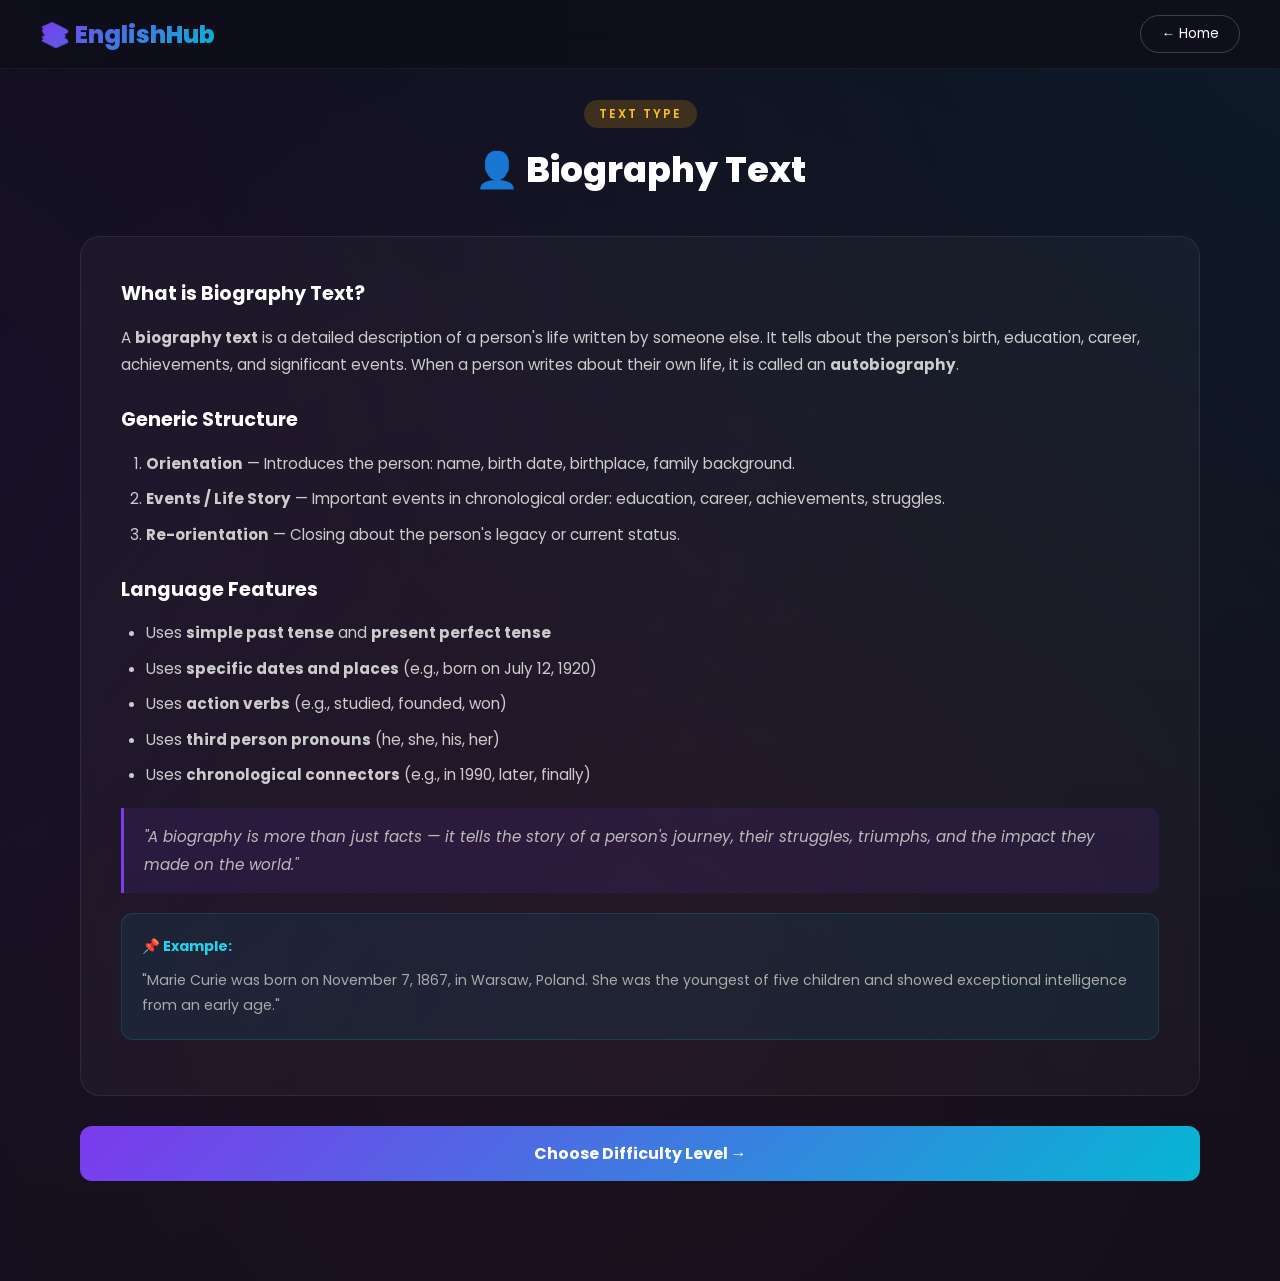
<file: biography-explanation.html>
<!DOCTYPE html>
<html lang="en">
<head>
    <meta charset="UTF-8">
    <meta name="viewport" content="width=device-width, initial-scale=1.0">
    <title>Biography Text - EnglishHub</title>
    <link rel="stylesheet" href="style.css">
</head>
<body>
    <nav class="navbar">
        <div class="logo">📚 EnglishHub</div>
        <a href="index.html" class="nav-back">← Home</a>
    </nav>

    <div class="container">
        <div class="explanation-header">
            <div class="tag tag-yellow">Text Type</div>
            <h2>👤 Biography Text</h2>
        </div>

        <div class="explanation-content">
            <h3>What is Biography Text?</h3>
            <p>A <strong>biography text</strong> is a detailed description of a person's life written by someone else. It tells about the person's birth, education, career, achievements, and significant events. When a person writes about their own life, it is called an <strong>autobiography</strong>.</p>

            <h3>Generic Structure</h3>
            <ol>
                <li><strong>Orientation</strong> — Introduces the person: name, birth date, birthplace, family background.</li>
                <li><strong>Events / Life Story</strong> — Important events in chronological order: education, career, achievements, struggles.</li>
                <li><strong>Re-orientation</strong> — Closing about the person's legacy or current status.</li>
            </ol>

            <h3>Language Features</h3>
            <ul>
                <li>Uses <strong>simple past tense</strong> and <strong>present perfect tense</strong></li>
                <li>Uses <strong>specific dates and places</strong> (e.g., born on July 12, 1920)</li>
                <li>Uses <strong>action verbs</strong> (e.g., studied, founded, won)</li>
                <li>Uses <strong>third person pronouns</strong> (he, she, his, her)</li>
                <li>Uses <strong>chronological connectors</strong> (e.g., in 1990, later, finally)</li>
            </ul>

            <div class="highlight-box">
                "A biography is more than just facts — it tells the story of a person's journey, their struggles, triumphs, and the impact they made on the world."
            </div>

            <div class="example-box">
                <h4>📌 Example:</h4>
                <p>"Marie Curie was born on November 7, 1867, in Warsaw, Poland. She was the youngest of five children and showed exceptional intelligence from an early age."</p>
            </div>
        </div>

        <a href="biography-levels.html" class="read-more-btn">Choose Difficulty Level →</a>
    </div>
</body>
</html>
</file>
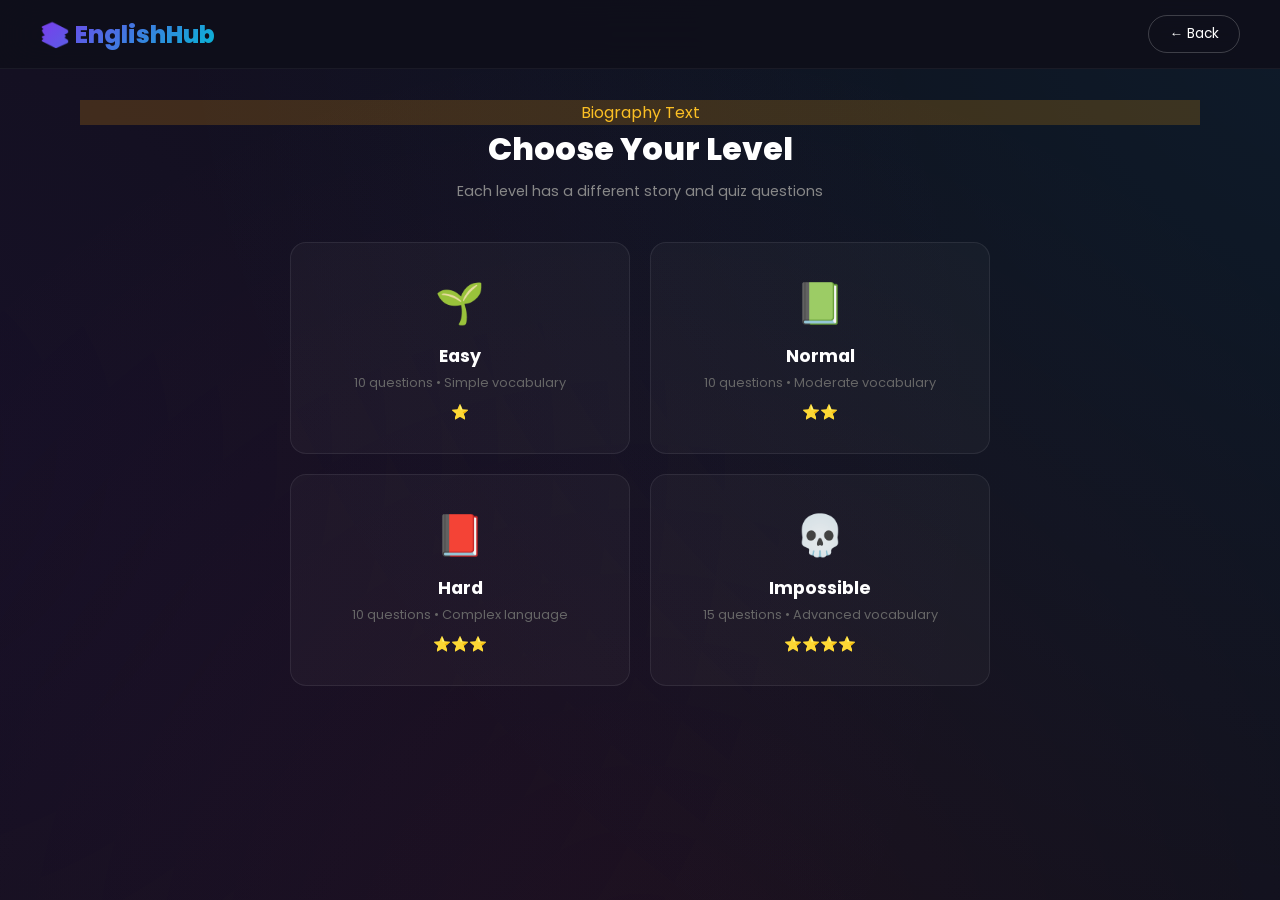
<file: biography-levels.html>
<!DOCTYPE html>
<html lang="en">
<head>
    <meta charset="UTF-8">
    <meta name="viewport" content="width=device-width, initial-scale=1.0">
    <title>Biography Levels - EnglishHub</title>
    <link rel="stylesheet" href="style.css">
</head>
<body>
    <nav class="navbar">
        <div class="logo">📚 EnglishHub</div>
        <a href="biography-explanation.html" class="nav-back">← Back</a>
    </nav>

    <div class="container">
        <div class="level-title">
            <div class="tag tag-yellow">Biography Text</div>
            <h2>Choose Your Level</h2>
            <p style="color:#888;margin-top:8px;font-size:0.9rem;">Each level has a different story and quiz questions</p>
        </div>
        <div class="level-grid">
            <a href="story.html?type=biography&level=easy" class="level-card easy">
                <div class="level-emoji">🌱</div>
                <h4>Easy</h4>
                <p>10 questions • Simple vocabulary</p>
                <div class="level-stars">⭐</div>
            </a>
            <a href="story.html?type=biography&level=normal" class="level-card normal">
                <div class="level-emoji">📗</div>
                <h4>Normal</h4>
                <p>10 questions • Moderate vocabulary</p>
                <div class="level-stars">⭐⭐</div>
            </a>
            <a href="story.html?type=biography&level=hard" class="level-card hard">
                <div class="level-emoji">📕</div>
                <h4>Hard</h4>
                <p>10 questions • Complex language</p>
                <div class="level-stars">⭐⭐⭐</div>
            </a>
            <a href="story.html?type=biography&level=impossible" class="level-card impossible">
                <div class="level-emoji">💀</div>
                <h4>Impossible</h4>
                <p>15 questions • Advanced vocabulary</p>
                <div class="level-stars">⭐⭐⭐⭐</div>
            </a>
        </div>
    </div>
</body>
</html>
</file>
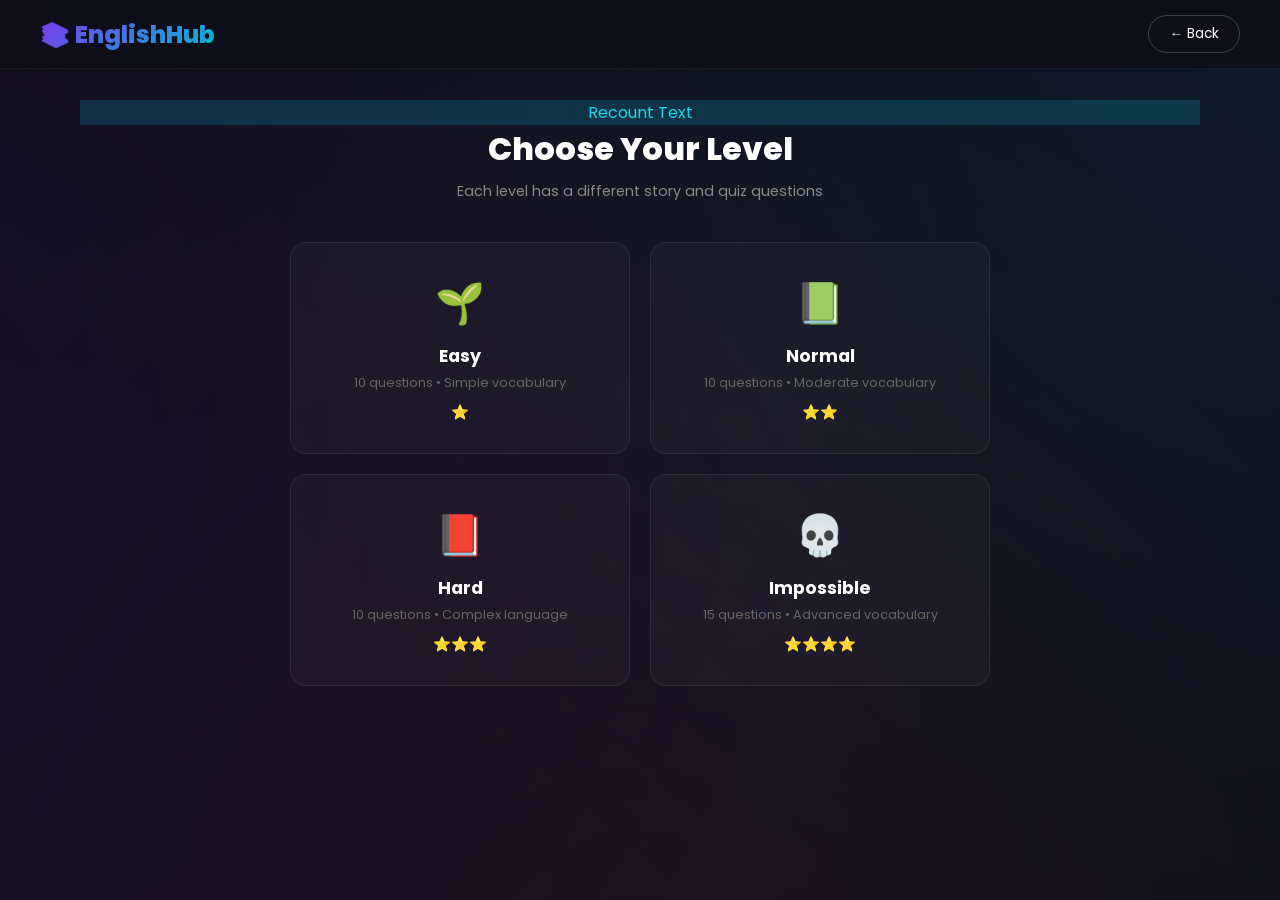
<file: ecount-levels.html>
<!DOCTYPE html>
<html lang="en">
<head>
    <meta charset="UTF-8">
    <meta name="viewport" content="width=device-width, initial-scale=1.0">
    <title>Recount Levels - EnglishHub</title>
    <link rel="stylesheet" href="style.css">
</head>
<body>
    <nav class="navbar">
        <div class="logo">📚 EnglishHub</div>
        <a href="recount-explanation.html" class="nav-back">← Back</a>
    </nav>

    <div class="container">
        <div class="level-title">
            <div class="tag tag-cyan">Recount Text</div>
            <h2>Choose Your Level</h2>
            <p style="color:#888;margin-top:8px;font-size:0.9rem;">Each level has a different story and quiz questions</p>
        </div>
        <div class="level-grid">
            <a href="story.html?type=recount&level=easy" class="level-card easy">
                <div class="level-emoji">🌱</div>
                <h4>Easy</h4>
                <p>10 questions • Simple vocabulary</p>
                <div class="level-stars">⭐</div>
            </a>
            <a href="story.html?type=recount&level=normal" class="level-card normal">
                <div class="level-emoji">📗</div>
                <h4>Normal</h4>
                <p>10 questions • Moderate vocabulary</p>
                <div class="level-stars">⭐⭐</div>
            </a>
            <a href="story.html?type=recount&level=hard" class="level-card hard">
                <div class="level-emoji">📕</div>
                <h4>Hard</h4>
                <p>10 questions • Complex language</p>
                <div class="level-stars">⭐⭐⭐</div>
            </a>
            <a href="story.html?type=recount&level=impossible" class="level-card impossible">
                <div class="level-emoji">💀</div>
                <h4>Impossible</h4>
                <p>15 questions • Advanced vocabulary</p>
                <div class="level-stars">⭐⭐⭐⭐</div>
            </a>
        </div>
    </div>
</body>
</html>
</file>
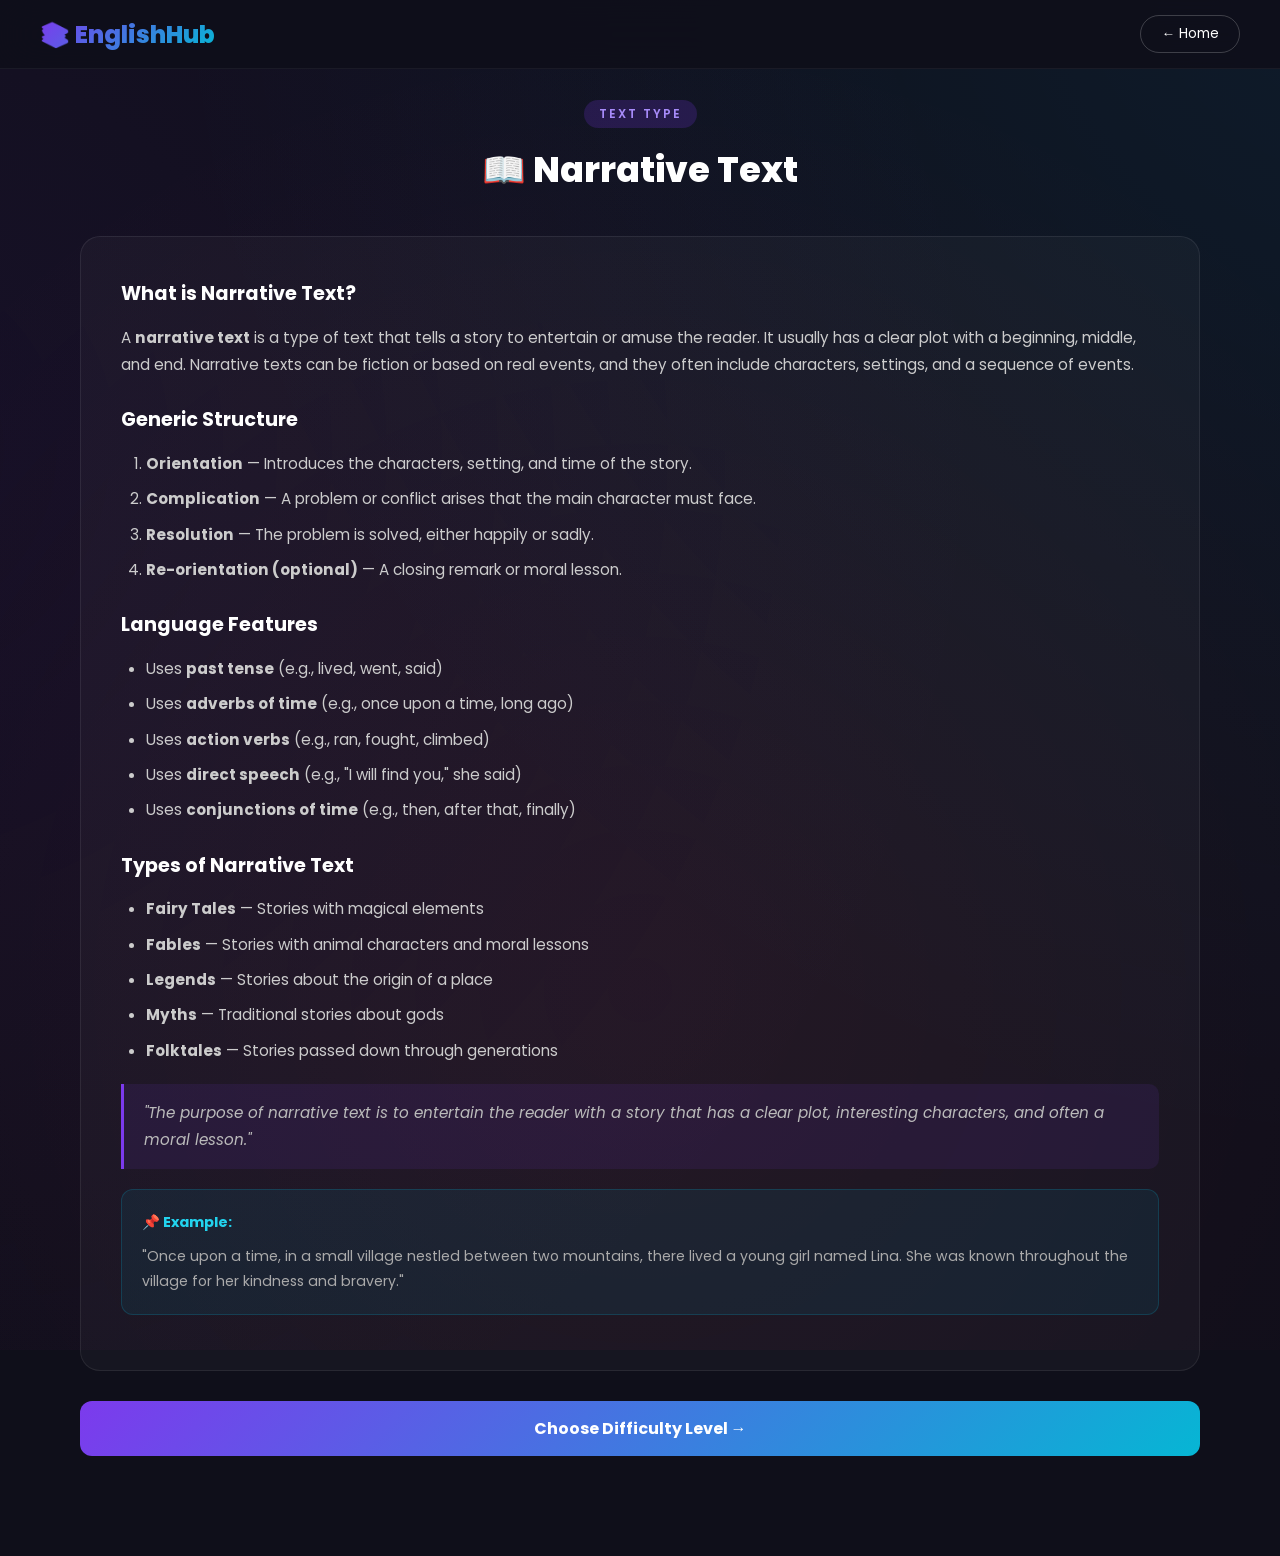
<file: narrative-explanation.html>
<!DOCTYPE html>
<html lang="en">
<head>
    <meta charset="UTF-8">
    <meta name="viewport" content="width=device-width, initial-scale=1.0">
    <title>Narrative Text - EnglishHub</title>
    <link rel="stylesheet" href="style.css">
</head>
<body>
    <nav class="navbar">
        <div class="logo">📚 EnglishHub</div>
        <a href="index.html" class="nav-back">← Home</a>
    </nav>

    <div class="container">
        <div class="explanation-header">
            <div class="tag tag-purple">Text Type</div>
            <h2>📖 Narrative Text</h2>
        </div>

        <div class="explanation-content">
            <h3>What is Narrative Text?</h3>
            <p>A <strong>narrative text</strong> is a type of text that tells a story to entertain or amuse the reader. It usually has a clear plot with a beginning, middle, and end. Narrative texts can be fiction or based on real events, and they often include characters, settings, and a sequence of events.</p>

            <h3>Generic Structure</h3>
            <ol>
                <li><strong>Orientation</strong> — Introduces the characters, setting, and time of the story.</li>
                <li><strong>Complication</strong> — A problem or conflict arises that the main character must face.</li>
                <li><strong>Resolution</strong> — The problem is solved, either happily or sadly.</li>
                <li><strong>Re-orientation (optional)</strong> — A closing remark or moral lesson.</li>
            </ol>

            <h3>Language Features</h3>
            <ul>
                <li>Uses <strong>past tense</strong> (e.g., lived, went, said)</li>
                <li>Uses <strong>adverbs of time</strong> (e.g., once upon a time, long ago)</li>
                <li>Uses <strong>action verbs</strong> (e.g., ran, fought, climbed)</li>
                <li>Uses <strong>direct speech</strong> (e.g., "I will find you," she said)</li>
                <li>Uses <strong>conjunctions of time</strong> (e.g., then, after that, finally)</li>
            </ul>

            <h3>Types of Narrative Text</h3>
            <ul>
                <li><strong>Fairy Tales</strong> — Stories with magical elements</li>
                <li><strong>Fables</strong> — Stories with animal characters and moral lessons</li>
                <li><strong>Legends</strong> — Stories about the origin of a place</li>
                <li><strong>Myths</strong> — Traditional stories about gods</li>
                <li><strong>Folktales</strong> — Stories passed down through generations</li>
            </ul>

            <div class="highlight-box">
                "The purpose of narrative text is to entertain the reader with a story that has a clear plot, interesting characters, and often a moral lesson."
            </div>

            <div class="example-box">
                <h4>📌 Example:</h4>
                <p>"Once upon a time, in a small village nestled between two mountains, there lived a young girl named Lina. She was known throughout the village for her kindness and bravery."</p>
            </div>
        </div>

        <a href="narrative-levels.html" class="read-more-btn">Choose Difficulty Level →</a>
    </div>
</body>
</html>
</file>
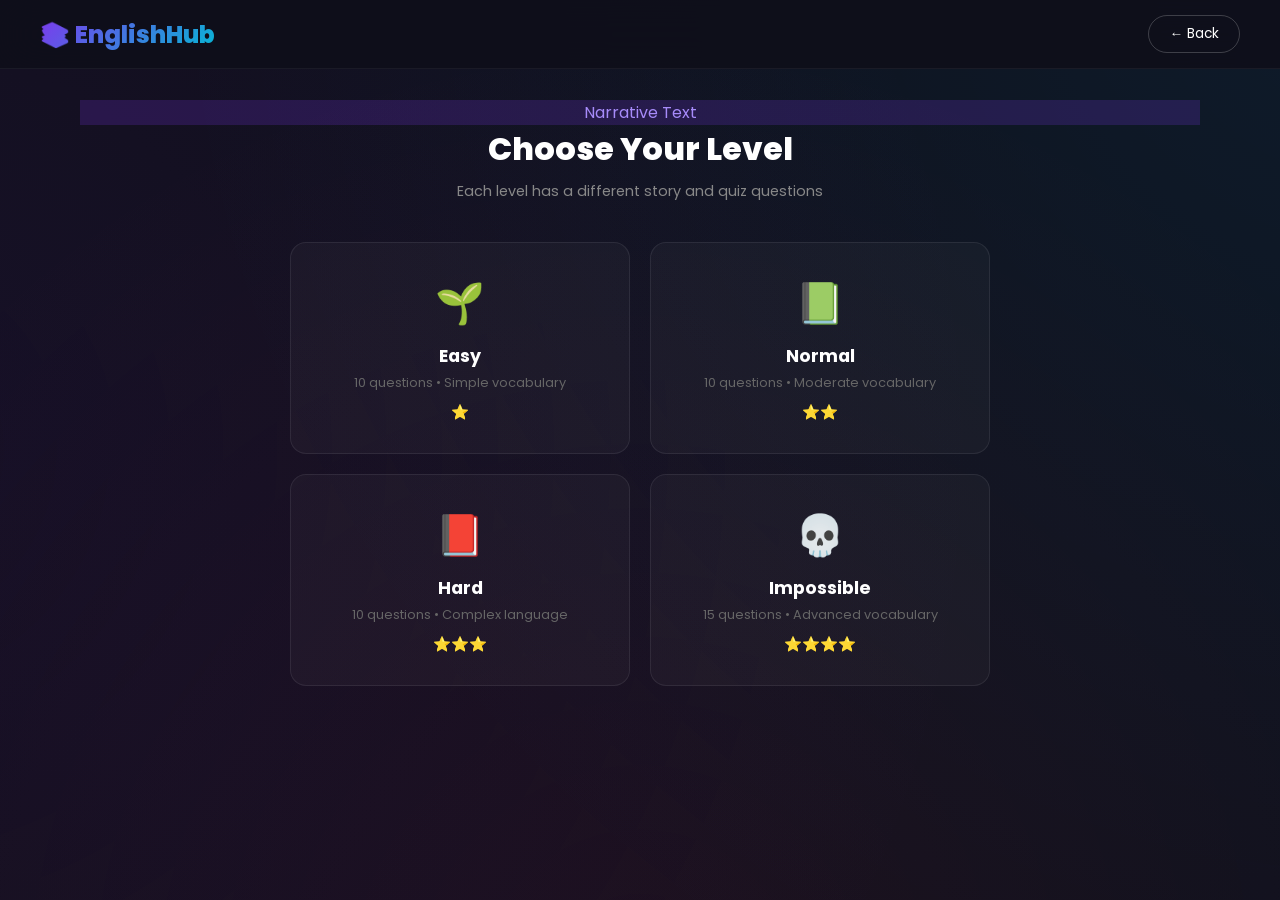
<file: narrative-levels.html>
<!DOCTYPE html>
<html lang="en">
<head>
    <meta charset="UTF-8">
    <meta name="viewport" content="width=device-width, initial-scale=1.0">
    <title>Narrative Levels - EnglishHub</title>
    <link rel="stylesheet" href="style.css">
</head>
<body>
    <nav class="navbar">
        <div class="logo">📚 EnglishHub</div>
        <a href="narrative-explanation.html" class="nav-back">← Back</a>
    </nav>

    <div class="container">
        <div class="level-title">
            <div class="tag tag-purple">Narrative Text</div>
            <h2>Choose Your Level</h2>
            <p style="color:#888;margin-top:8px;font-size:0.9rem;">Each level has a different story and quiz questions</p>
        </div>
        <div class="level-grid">
            <a href="story.html?type=narrative&level=easy" class="level-card easy">
                <div class="level-emoji">🌱</div>
                <h4>Easy</h4>
                <p>10 questions • Simple vocabulary</p>
                <div class="level-stars">⭐</div>
            </a>
            <a href="story.html?type=narrative&level=normal" class="level-card normal">
                <div class="level-emoji">📗</div>
                <h4>Normal</h4>
                <p>10 questions • Moderate vocabulary</p>
                <div class="level-stars">⭐⭐</div>
            </a>
            <a href="story.html?type=narrative&level=hard" class="level-card hard">
                <div class="level-emoji">📕</div>
                <h4>Hard</h4>
                <p>10 questions • Complex language</p>
                <div class="level-stars">⭐⭐⭐</div>
            </a>
            <a href="story.html?type=narrative&level=impossible" class="level-card impossible">
                <div class="level-emoji">💀</div>
                <h4>Impossible</h4>
                <p>15 questions • Advanced vocabulary</p>
                <div class="level-stars">⭐⭐⭐⭐</div>
            </a>
        </div>
    </div>
</body>
</html>
</file>
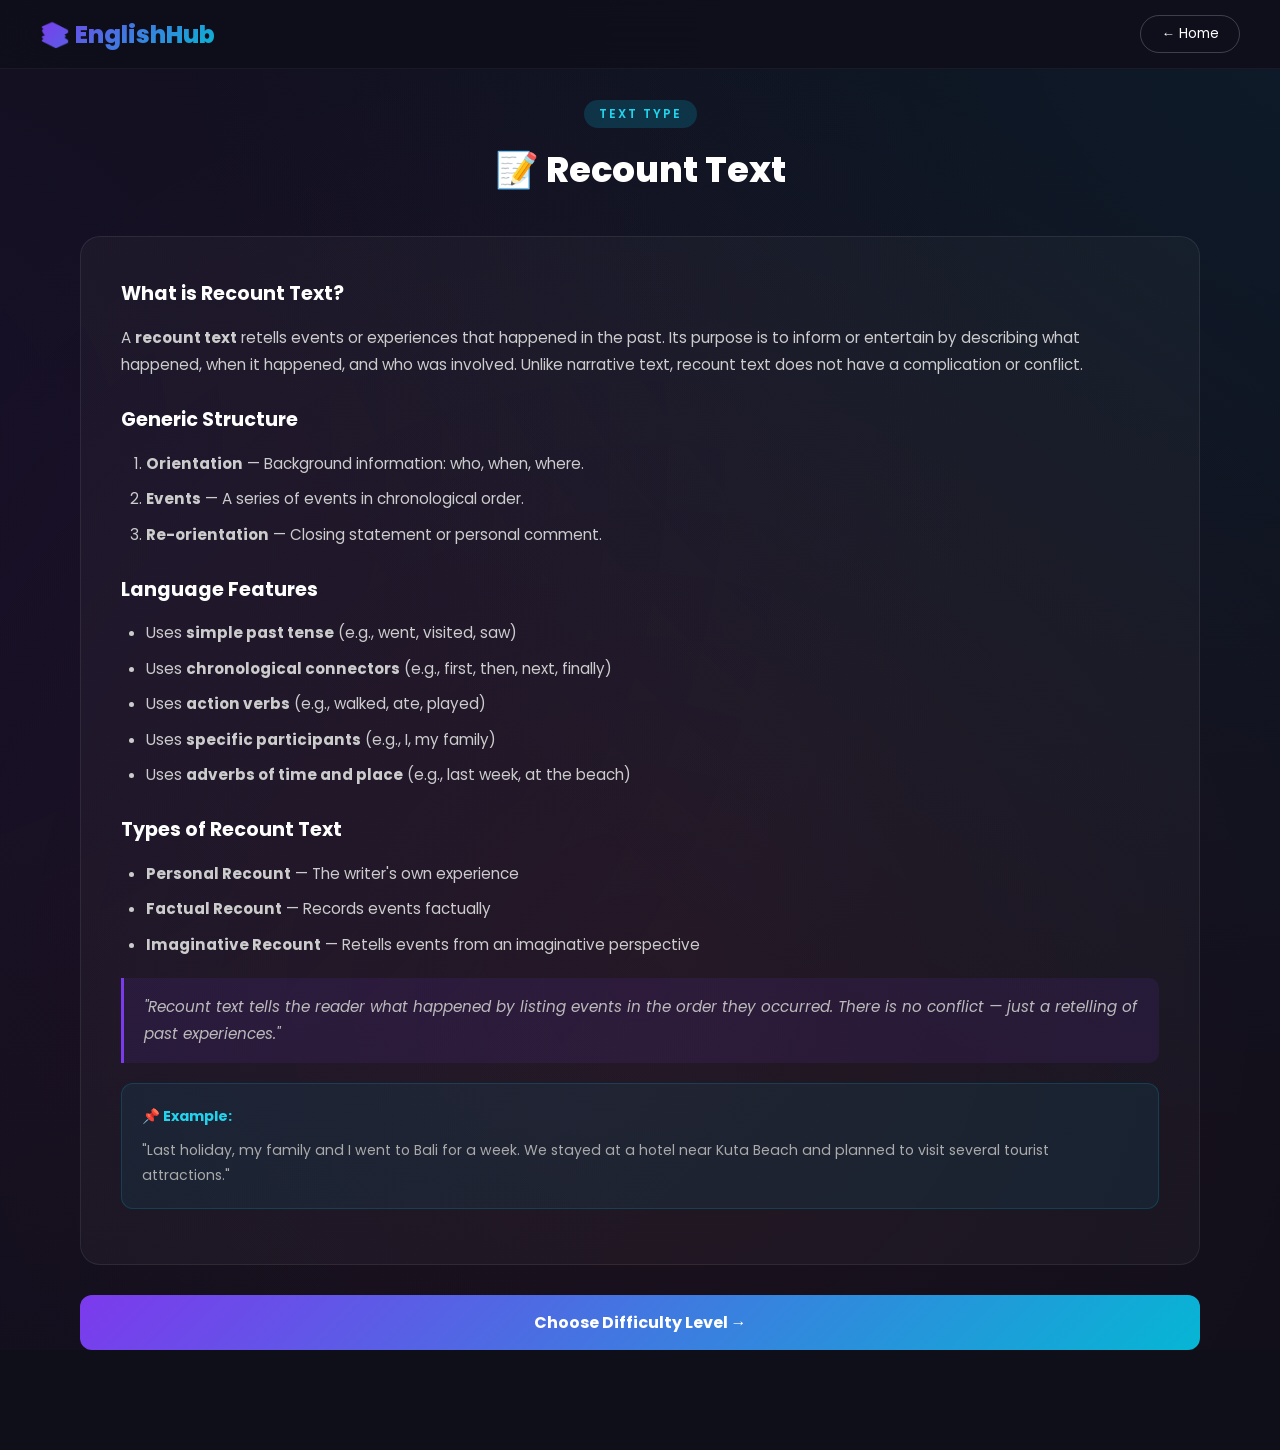
<file: recount-explanation.html>
<!DOCTYPE html>
<html lang="en">
<head>
    <meta charset="UTF-8">
    <meta name="viewport" content="width=device-width, initial-scale=1.0">
    <title>Recount Text - EnglishHub</title>
    <link rel="stylesheet" href="style.css">
</head>
<body>
    <nav class="navbar">
        <div class="logo">📚 EnglishHub</div>
        <a href="index.html" class="nav-back">← Home</a>
    </nav>

    <div class="container">
        <div class="explanation-header">
            <div class="tag tag-cyan">Text Type</div>
            <h2>📝 Recount Text</h2>
        </div>

        <div class="explanation-content">
            <h3>What is Recount Text?</h3>
            <p>A <strong>recount text</strong> retells events or experiences that happened in the past. Its purpose is to inform or entertain by describing what happened, when it happened, and who was involved. Unlike narrative text, recount text does not have a complication or conflict.</p>

            <h3>Generic Structure</h3>
            <ol>
                <li><strong>Orientation</strong> — Background information: who, when, where.</li>
                <li><strong>Events</strong> — A series of events in chronological order.</li>
                <li><strong>Re-orientation</strong> — Closing statement or personal comment.</li>
            </ol>

            <h3>Language Features</h3>
            <ul>
                <li>Uses <strong>simple past tense</strong> (e.g., went, visited, saw)</li>
                <li>Uses <strong>chronological connectors</strong> (e.g., first, then, next, finally)</li>
                <li>Uses <strong>action verbs</strong> (e.g., walked, ate, played)</li>
                <li>Uses <strong>specific participants</strong> (e.g., I, my family)</li>
                <li>Uses <strong>adverbs of time and place</strong> (e.g., last week, at the beach)</li>
            </ul>

            <h3>Types of Recount Text</h3>
            <ul>
                <li><strong>Personal Recount</strong> — The writer's own experience</li>
                <li><strong>Factual Recount</strong> — Records events factually</li>
                <li><strong>Imaginative Recount</strong> — Retells events from an imaginative perspective</li>
            </ul>

            <div class="highlight-box">
                "Recount text tells the reader what happened by listing events in the order they occurred. There is no conflict — just a retelling of past experiences."
            </div>

            <div class="example-box">
                <h4>📌 Example:</h4>
                <p>"Last holiday, my family and I went to Bali for a week. We stayed at a hotel near Kuta Beach and planned to visit several tourist attractions."</p>
            </div>
        </div>

        <a href="recount-levels.html" class="read-more-btn">Choose Difficulty Level →</a>
    </div>
</body>
</html>
</file>
<file: style.css>
@import url('https://fonts.googleapis.com/css2?family=Poppins:wght@300;400;600;700;800&display=swap');

* {
    margin: 0;
    padding: 0;
    box-sizing: border-box;
}

body {
    font-family: 'Poppins', sans-serif;
    background: #0f0f1a;
    color: #fff;
    min-height: 100vh;
    overflow-x: hidden;
}

body::before {
    content: '';
    position: fixed;
    top: -50%;
    left: -50%;
    width: 200%;
    height: 200%;
    background: radial-gradient(circle at 20% 50%, rgba(120, 40, 200, 0.08) 0%, transparent 50%),
                radial-gradient(circle at 80% 20%, rgba(0, 180, 255, 0.08) 0%, transparent 50%),
                radial-gradient(circle at 50% 80%, rgba(255, 50, 100, 0.06) 0%, transparent 50%);
    animation: bgMove 20s ease-in-out infinite;
    z-index: -1;
}

@keyframes bgMove {
    0%, 100% { transform: translate(0, 0); }
    25% { transform: translate(-2%, 1%); }
    50% { transform: translate(1%, -2%); }
    75% { transform: translate(-1%, 2%); }
}

.navbar {
    position: fixed;
    top: 0;
    left: 0;
    right: 0;
    padding: 15px 40px;
    background: rgba(15, 15, 26, 0.9);
    backdrop-filter: blur(20px);
    border-bottom: 1px solid rgba(255,255,255,0.05);
    display: flex;
    justify-content: space-between;
    align-items: center;
    z-index: 1000;
}

.navbar .logo {
    font-size: 1.5rem;
    font-weight: 800;
    background: linear-gradient(135deg, #7c3aed, #06b6d4);
    -webkit-background-clip: text;
    -webkit-text-fill-color: transparent;
}

.nav-back {
    padding: 8px 20px;
    border: 1px solid rgba(255,255,255,0.2);
    border-radius: 25px;
    background: transparent;
    color: #fff;
    cursor: pointer;
    font-family: 'Poppins', sans-serif;
    font-size: 0.85rem;
    transition: all 0.3s;
    text-decoration: none;
    display: inline-block;
}

.nav-back:hover {
    background: rgba(255,255,255,0.1);
    border-color: #7c3aed;
}

.container {
    padding: 100px 40px 60px;
    max-width: 1200px;
    margin: 0 auto;
}

.home-title {
    text-align: center;
    margin-bottom: 15px;
}

.home-title h1 {
    font-size: 2.8rem;
    font-weight: 800;
    background: linear-gradient(135deg, #7c3aed, #06b6d4, #f59e0b);
    -webkit-background-clip: text;
    -webkit-text-fill-color: transparent;
    margin-bottom: 10px;
}

.home-title p {
    font-size: 1.1rem;
    color: #888;
    max-width: 600px;
    margin: 0 auto;
}

.cards-container {
    display: grid;
    grid-template-columns: repeat(auto-fit, minmax(300px, 1fr));
    gap: 30px;
    margin-top: 50px;
}

.card {
    background: rgba(255,255,255,0.03);
    border: 1px solid rgba(255,255,255,0.08);
    border-radius: 20px;
    padding: 40px 30px;
    text-align: center;
    cursor: pointer;
    transition: all 0.4s cubic-bezier(0.175, 0.885, 0.32, 1.275);
    position: relative;
    overflow: hidden;
}

.card::before {
    content: '';
    position: absolute;
    top: 0;
    left: 0;
    right: 0;
    height: 3px;
    border-radius: 20px 20px 0 0;
}

.card:nth-child(1)::before { background: linear-gradient(90deg, #7c3aed, #a78bfa); }
.card:nth-child(2)::before { background: linear-gradient(90deg, #06b6d4, #22d3ee); }
.card:nth-child(3)::before { background: linear-gradient(90deg, #f59e0b, #fbbf24); }

.card:hover {
    transform: translateY(-10px);
    border-color: rgba(255,255,255,0.15);
    box-shadow: 0 20px 60px rgba(0,0,0,0.3);
}

.card-icon {
    font-size: 3.5rem;
    margin-bottom: 20px;
}

.card h3 {
    font-size: 1.4rem;
    margin-bottom: 12px;
    font-weight: 700;
}

.card p {
    color: #888;
    font-size: 0.9rem;
    line-height: 1.6;
}

.card-arrow {
    margin-top: 25px;
    font-size: 1.2rem;
    color: #555;
    transition: all 0.3s;
}

.card:hover .card-arrow {
    color: #7c3aed;
    transform: translateX(5px);
}

/* Modal Styles */
.modal {
    display: none;
    position: fixed;
    z-index: 2000;
    left: 0;
    top: 0;
    width: 100%;
    height: 100%;
    background-color: rgba(0,0,0,0.9);
    justify-content: center;
    align-items: center;
}

.modal-content {
    background: rgba(15, 15, 26, 0.95);
    border: 2px solid rgba(124, 58, 237, 0.5);
    border-radius: 20px;
    padding: 40px;
    text-align: center;
    max-width: 600px;
    position: relative;
    animation: modalFadeIn 0.3s ease;
}

@keyframes modalFadeIn {
    from { opacity: 0; transform: scale(0.8); }
    to { opacity: 1; transform: scale(1); }
}

.close {
    position: absolute;
    top: 15px;
    right: 25px;
    font-size: 2rem;
    cursor: pointer;
    color: #888;
    transition: color 0.3s;
}

.close:hover {
    color: #fff;
}

.modal-content img {
    max-width: 100%;
    max-height: 400px;
    border-radius: 10px;
    margin-bottom: 20px;
    border: 1px solid rgba(255,255,255,0.1);
}

.modal-content h3 {
    font-size: 1.8rem;
    margin-bottom: 25px;
    background: linear-gradient(135deg, #7c3aed, #06b6d4);
    -webkit-background-clip: text;
    -webkit-text-fill-color: transparent;
}

.continue-btn {
    padding: 15px 40px;
    background: linear-gradient(135deg, #7c3aed, #06b6d4);
    border: none;
    border-radius: 12px;
    color: #fff;
    font-family: 'Poppins', sans-serif;
    font-size: 1rem;
    font-weight: 700;
    cursor: pointer;
    transition: all 0.3s;
}

.continue-btn:hover {
    transform: translateY(-2px);
    box-shadow: 0 10px 30px rgba(124, 58, 237, 0.3);
}

/* Explanation Page Styles */
.explanation-header {
    text-align: center;
    margin-bottom: 40px;
}

.explanation-header .tag {
    display: inline-block;
    padding: 5px 15px;
    border-radius: 20px;
    font-size: 0.75rem;
    font-weight: 600;
    text-transform: uppercase;
    letter-spacing: 2px;
    margin-bottom: 15px;
}

.tag-purple { background: rgba(124, 58, 237, 0.2); color: #a78bfa; }
.tag-cyan { background: rgba(6, 182, 212, 0.2); color: #22d3ee; }
.tag-yellow { background: rgba(245, 158, 11, 0.2); color: #fbbf24; }

.explanation-header h2 {
    font-size: 2.2rem;
    font-weight: 800;
    margin-bottom: 10px;
}

.explanation-content {
    background: rgba(255,255,255,0.03);
    border: 1px solid rgba(255,255,255,0.08);
    border-radius: 20px;
    padding: 40px;
    margin-bottom: 30px;
    line-height: 1.8;
    font-size: 0.95rem;
    color: #ccc;
}

.explanation-content h3 {
    color: #fff;
    font-size: 1.2rem;
    margin: 25px 0 12px;
}

.explanation-content h3:first-child {
    margin-top: 0;
}

.explanation-content ul, .explanation-content ol {
    padding-left: 25px;
    margin: 10px 0;
}

.explanation-content li {
    margin-bottom: 8px;
}

.explanation-content .highlight-box {
    background: rgba(124, 58, 237, 0.1);
    border-left: 3px solid #7c3aed;
    padding: 15px 20px;
    border-radius: 0 10px 10px 0;
    margin: 20px 0;
    font-style: italic;
    color: #bbb;
}

.example-box {
    background: rgba(6, 182, 212, 0.08);
    border: 1px solid rgba(6, 182, 212, 0.2);
    border-radius: 12px;
    padding: 20px;
    margin: 15px 0;
}

.example-box h4 {
    color: #22d3ee;
    margin-bottom: 8px;
    font-size: 0.9rem;
}

.example-box p {
    color: #aaa;
    font-size: 0.88rem;
}

.read-more-btn {
    display: block;
    width: 100%;
    padding: 15px;
    background: linear-gradient(135deg, #7c3aed, #06b6d4);
    border: none;
    border-radius: 12px;
    color: #fff;
    font-family: 'Poppins', sans-serif;
    font-size: 1rem;
    font-weight: 700;
    cursor: pointer;
    transition: all 0.3s;
    margin-bottom: 40px;
    text-decoration: none;
    text-align: center;
}

.read-more-btn:hover {
    transform: translateY(-2px);
    box-shadow: 0 10px 30px rgba(124, 58, 237, 0.3);
}

/* Level Select Styles */
.level-title {
    text-align: center;
    margin-bottom: 40px;
}

.level-title h2 {
    font-size: 2rem;
    font-weight: 800;
}

.level-grid {
    display: grid;
    grid-template-columns: repeat(2, 1fr);
    gap: 20px;
    max-width: 700px;
    margin: 0 auto;
}

.level-card {
    background: rgba(255,255,255,0.03);
    border: 1px solid rgba(255,255,255,0.08);
    border-radius: 16px;
    padding: 30px 25px;
    text-align: center;
    cursor: pointer;
    transition: all 0.3s;
    text-decoration: none;
    color: #fff;
}

.level-card:hover {
    transform: translateY(-5px);
    border-color: rgba(255,255,255,0.15);
}

.level-card.easy:hover { border-color: #22c55e; box-shadow: 0 10px 40px rgba(34,197,94,0.15); }
.level-card.normal:hover { border-color: #3b82f6; box-shadow: 0 10px 40px rgba(59,130,246,0.15); }
.level-card.hard:hover { border-color: #f59e0b; box-shadow: 0 10px 40px rgba(245,158,11,0.15); }
.level-card.impossible:hover { border-color: #ef4444; box-shadow: 0 10px 40px rgba(239,68,68,0.15); }

.level-emoji {
    font-size: 2.5rem;
    margin-bottom: 10px;
}

.level-card h4 {
    font-size: 1.1rem;
    margin-bottom: 5px;
}

.level-card p {
    font-size: 0.8rem;
    color: #666;
}

.level-stars {
    margin-top: 10px;
    font-size: 0.9rem;
}

/* Story & Quiz Styles */
.breadcrumb {
    font-size: 0.8rem;
    color: #555;
    margin-bottom: 30px;
    display: flex;
    align-items: center;
    gap: 8px;
    flex-wrap: wrap;
}

.breadcrumb a {
    color: #7c3aed;
    text-decoration: none;
    transition: color 0.3s;
}

.breadcrumb a:hover {
    color: #a78bfa;
}

.breadcrumb .separator {
    color: #333;
}

.breadcrumb .current {
    color: #888;
}

.progress-text {
    text-align: center;
    font-size: 0.8rem;
    color: #666;
    margin-bottom: 10px;
}

.progress-bar-container {
    width: 100%;
    height: 6px;
    background: rgba(255,255,255,0.05);
    border-radius: 3px;
    margin-bottom: 30px;
    overflow: hidden;
}

.progress-bar {
    height: 100%;
    background: linear-gradient(90deg, #7c3aed, #06b6d4);
    border-radius: 3px;
    transition: width 0.5s ease;
    width: 0%;
}

.story-page {
    max-width: 800px;
    margin: 0 auto;
}

.story-badge {
    display: inline-block;
    padding: 4px 14px;
    border-radius: 20px;
    font-size: 0.7rem;
    font-weight: 700;
    text-transform: uppercase;
    letter-spacing: 1.5px;
    margin-bottom: 20px;
}

.story-title {
    font-size: 1.8rem;
    font-weight: 800;
    margin-bottom: 25px;
    line-height: 1.3;
}

.story-text {
    background: rgba(255,255,255,0.03);
    border: 1px solid rgba(255,255,255,0.08);
    border-radius: 16px;
    padding: 35px;
    margin-bottom: 40px;
    line-height: 1.9;
    font-size: 0.95rem;
    color: #ccc;
}

.story-text p {
    margin-bottom: 15px;
    text-indent: 2em;
}

.story-text p:first-child {
    text-indent: 0;
}

.quiz-section h3 {
    font-size: 1.4rem;
    font-weight: 700;
    margin-bottom: 30px;
    text-align: center;
}

.question-block {
    background: rgba(255,255,255,0.03);
    border: 1px solid rgba(255,255,255,0.08);
    border-radius: 16px;
    padding: 30px;
    margin-bottom: 20px;
}

.question-number {
    font-size: 0.75rem;
    color: #7c3aed;
    font-weight: 700;
    text-transform: uppercase;
    letter-spacing: 1px;
    margin-bottom: 10px;
}

.question-text {
    font-size: 1rem;
    font-weight: 600;
    margin-bottom: 18px;
    line-height: 1.5;
}

.options {
    display: flex;
    flex-direction: column;
    gap: 10px;
}

.option {
    padding: 12px 18px;
    background: rgba(255,255,255,0.04);
    border: 1px solid rgba(255,255,255,0.08);
    border-radius: 10px;
    cursor: pointer;
    transition: all 0.3s;
    font-family: 'Poppins', sans-serif;
    font-size: 0.9rem;
    color: #ccc;
    text-align: left;
}

.option:hover {
    background: rgba(124, 58, 237, 0.1);
    border-color: rgba(124, 58, 237, 0.3);
}

.option.selected {
    background: rgba(124, 58, 237, 0.2);
    border-color: #7c3aed;
    color: #fff;
}

.option.correct {
    background: rgba(34, 197, 94, 0.2);
    border-color: #22c55e;
    color: #22c55e;
}

.option.wrong {
    background: rgba(239, 68, 68, 0.2);
    border-color: #ef4444;
    color: #ef4444;
}

.submit-btn {
    display: block;
    width: 100%;
    padding: 16px;
    background: linear-gradient(135deg, #7c3aed, #06b6d4);
    border: none;
    border-radius: 12px;
    color: #fff;
    font-family: 'Poppins', sans-serif;
    font-size: 1.05rem;
    font-weight: 700;
    cursor: pointer;
    transition: all 0.3s;
    margin-top: 30px;
}

.submit-btn:hover {
    transform: translateY(-2px);
    box-shadow: 0 10px 30px rgba(124, 58, 237, 0.3);
}

.result-container {
    text-align: center;
    padding: 50px 30px;
    background: rgba(255,255,255,0.03);
    border: 1px solid rgba(255,255,255,0.08);
    border-radius: 20px;
    margin-top: 30px;
}

.result-emoji {
    font-size: 4rem;
    margin-bottom: 15px;
}

.result-score {
    font-size: 3rem;
    font-weight: 800;
    background: linear-gradient(135deg, #7c3aed, #06b6d4);
    -webkit-background-clip: text;
    -webkit-text-fill-color: transparent;
    margin-bottom: 10px;
}

.result-text {
    color: #888;
    font-size: 1rem;
    margin-bottom: 30px;
}

.result-buttons {
    display: flex;
    gap: 15px;
    justify-content: center;
    flex-wrap: wrap;
}

.result-btn {
    padding: 12px 30px;
    border-radius: 12px;
    font-family: 'Poppins', sans-serif;
    font-size: 0.9rem;
    font-weight: 600;
    cursor: pointer;
    transition: all 0.3s;
    border: none;
    text-decoration: none;
    display: inline-block;
}

.result-btn.primary {
    background: linear-gradient(135deg, #7c3aed, #06b6d4);
    color: #fff;
}

.result-btn.secondary {
    background: rgba(255,255,255,0.08);
    color: #fff;
    border: 1px solid rgba(255,255,255,0.15);
}

.result-btn:hover {
    transform: translateY(-2px);
}

/* Responsive */
@media (max-width: 768px) {
    .navbar { padding: 12px 20px; }
    .container { padding: 90px 20px 40px; }
    .home-title h1 { font-size: 1.8rem; }
    .cards-container { grid-template-columns: 1fr; gap: 20px; }
    .level-grid { grid-template-columns: 1fr; }
    .explanation-content { padding: 25px; }
    .story-text { padding: 25px; }
    .explanation-header h2 { font-size: 1.6rem; }
    .story-title { font-size: 1.4rem; }
}

::-webkit-scrollbar {
    width: 8px;
}

::-webkit-scrollbar-track {
    background: #0f0f1a;
}

::-webkit-scrollbar-thumb {
    background: #333;
    border-radius: 4px;
}

::-webkit-scrollbar-thumb:hover {
    background: #555;
}
</file>
